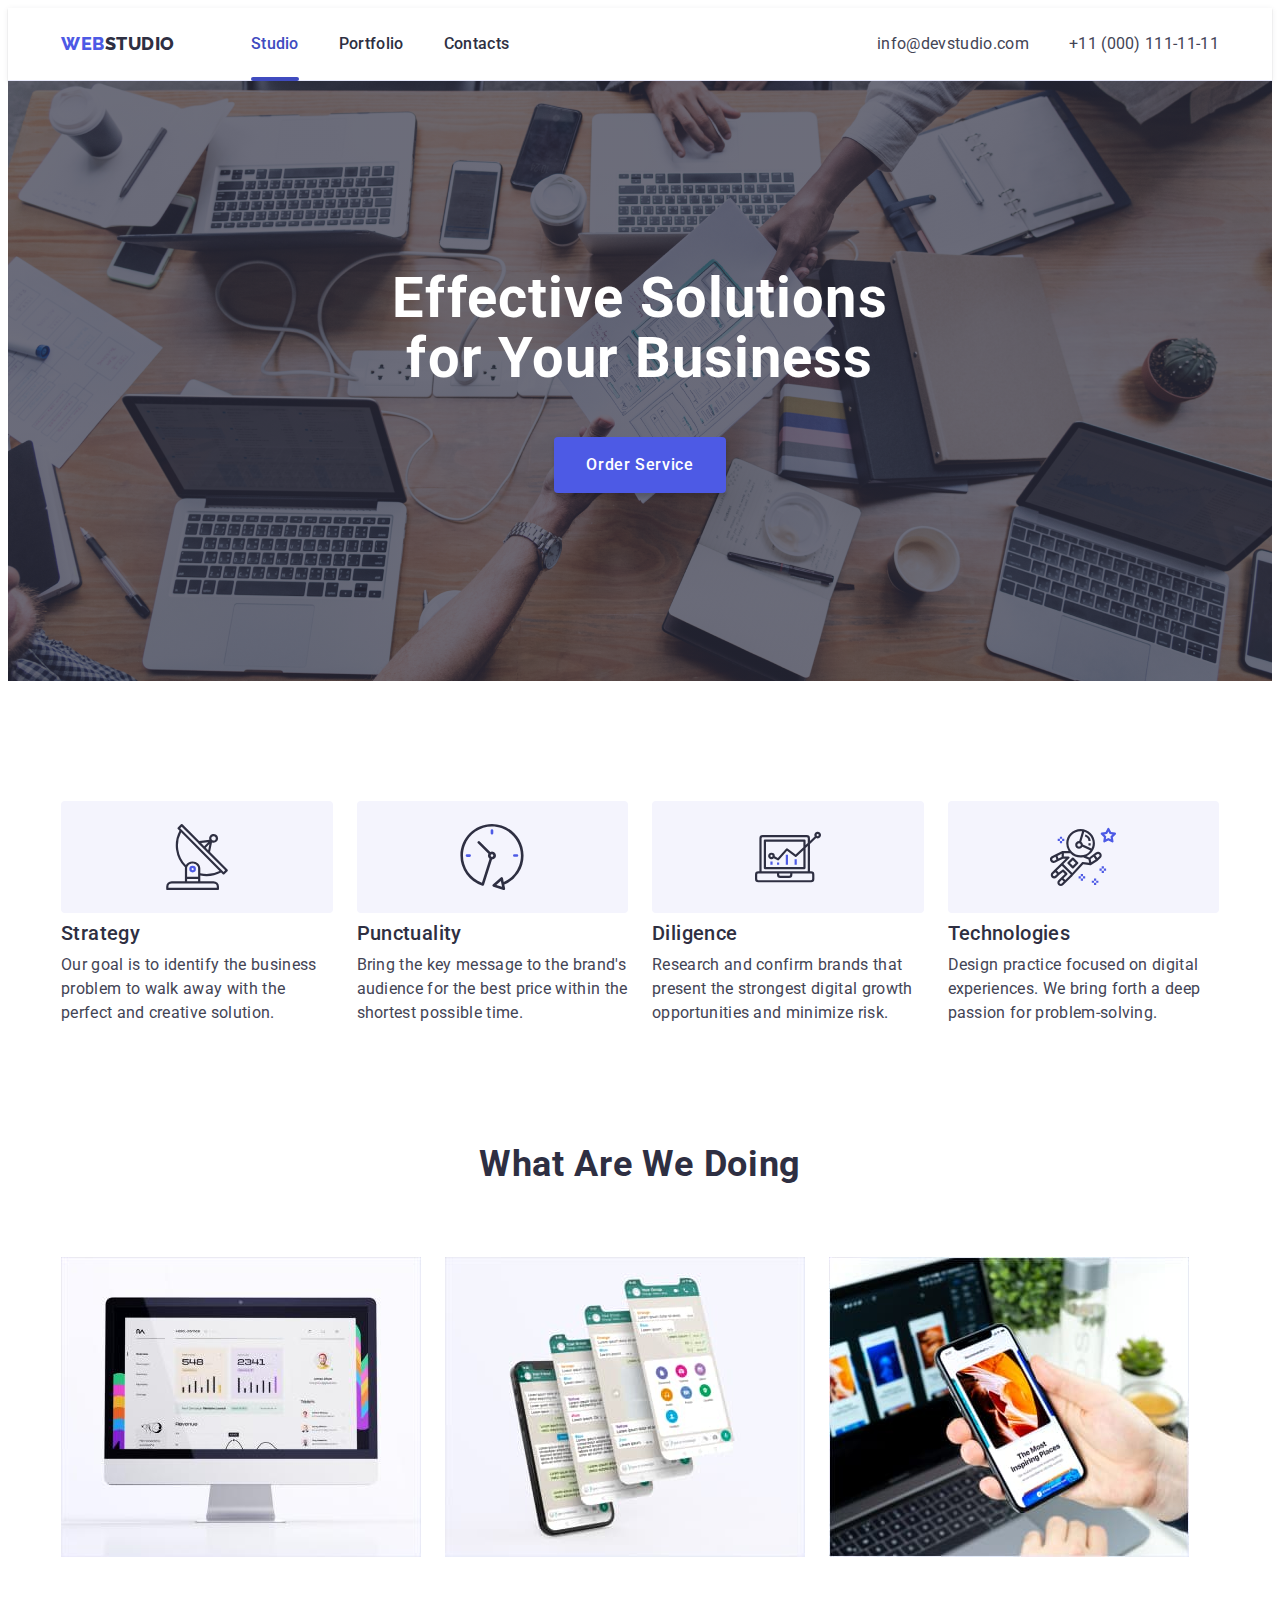
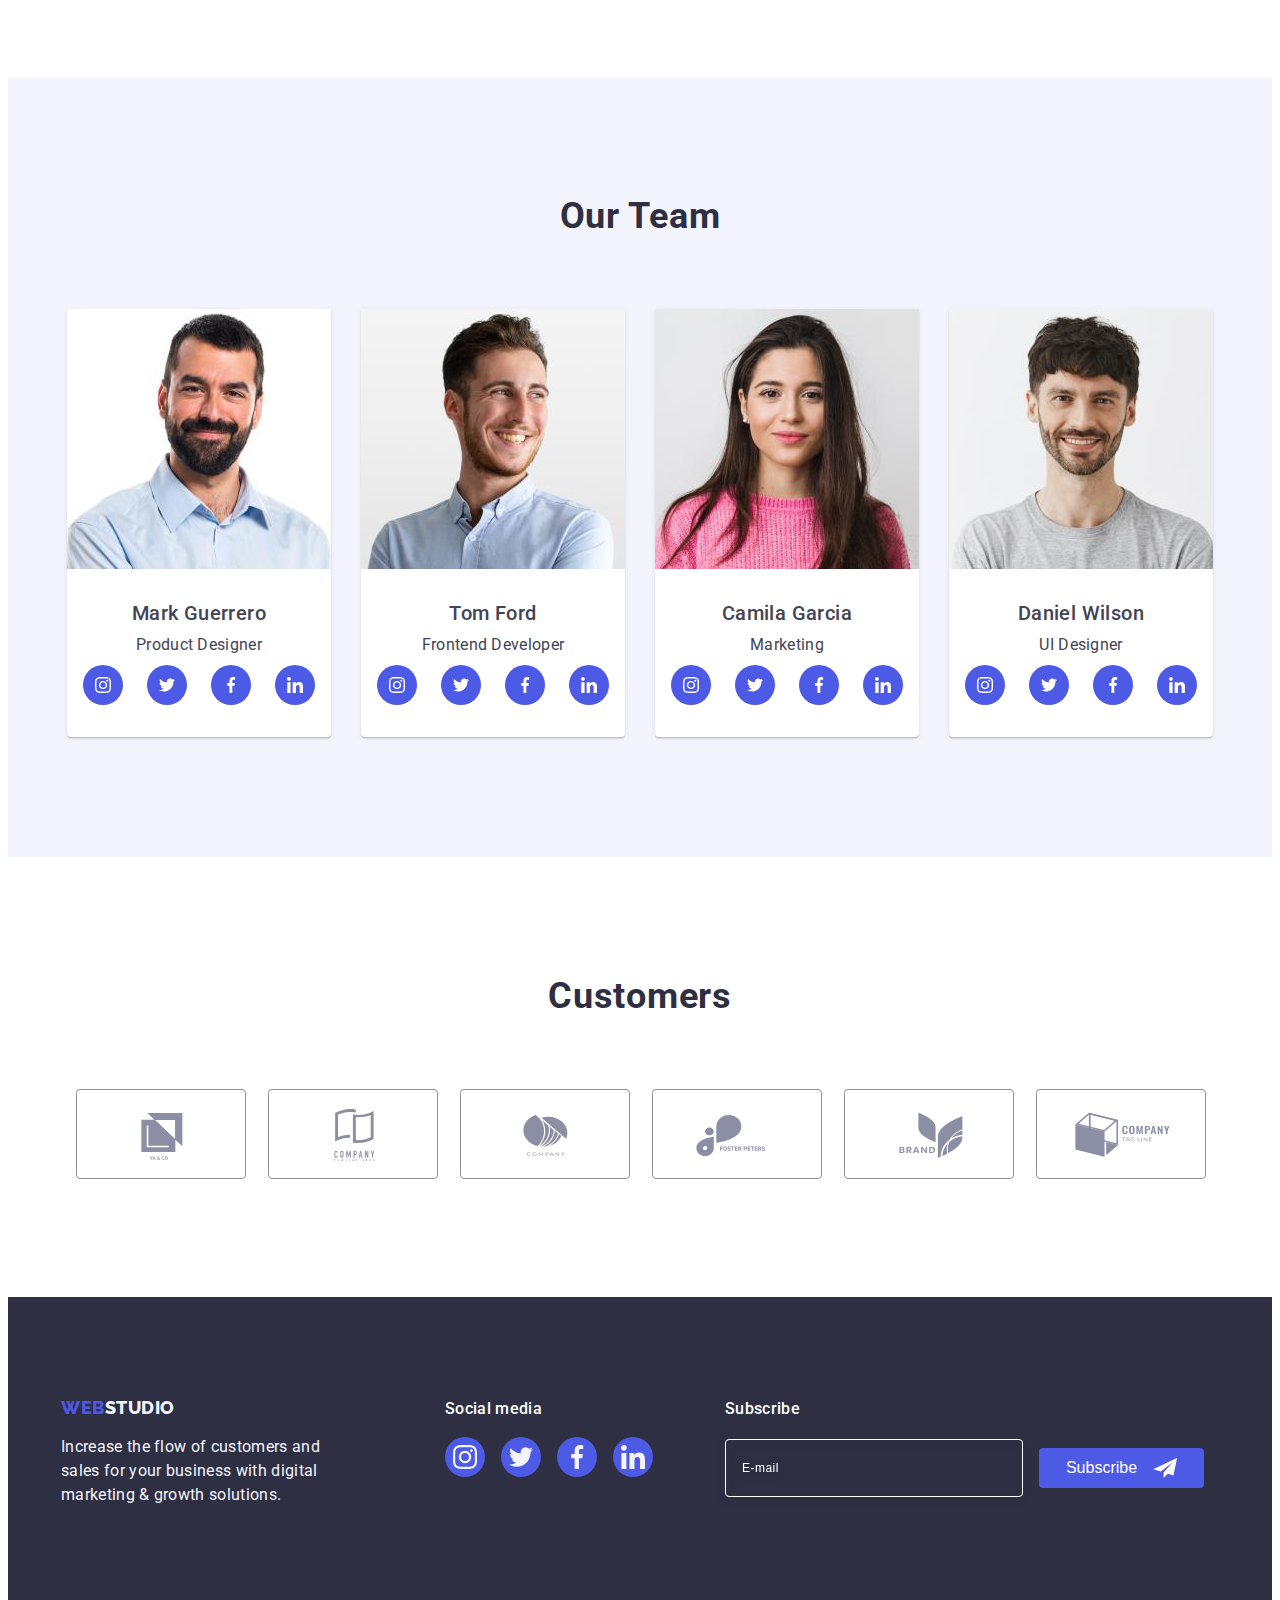
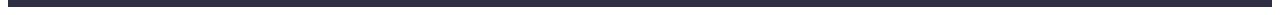
<file: index.html>
<!DOCTYPE html>
<html lang="en">

<head>
  <meta charset="UTF-8" />
  <meta http-equiv="X-UA-Compatible" content="IE=edge" />
  <meta name="viewport" content="width=device-width, initial-scale=1.0" />
  <title>Portfolio</title>
  <link rel="preconnect" href="https://fonts.googleapis.com" />
  <link rel="preconnect" href="https://fonts.gstatic.com" crossorigin />
  <link href="https://fonts.googleapis.com/css2?family=Raleway:wght@800&family=Roboto:wght@400;500;700&display=swap"
    rel="stylesheet" />
    <link rel="stylesheet" href="https://cdnjs.cloudflare.com/ajax/libs/modern-normalize/1.1.0/modern-normalize.min.css" integrity="sha512-wpPYUAdjBVSE4KJnH1VR1HeZfpl1ub8YT/NKx4PuQ5NmX2tKuGu6U/JRp5y+Y8XG2tV+wKQpNHVUX03MfMFn9Q==" crossorigin="anonymous" referrerpolicy="no-referrer">

  <link rel="stylesheet" href="./css/styles.css" />

  <link rel="stylesheet" 
    href="./css/tablet.css" 
    media="screen and (min-width: 768px)">

  <link rel="stylesheet"
    href="./css/desktop.css"
    media="screen and (min-width: 1200px)">
</head>

<body>
  <header class="header">
   <div class="container header-container">
     <nav class="header-nav">
      <a href="./index.html" class="logo link"> Web<span class="header-logo-item">Studio</span></a>
      
      <ul class="nav-list list">
        <li class="nav-list-item "><a class="link nav-item current-page" href="./index.html">Studio</a></li>
        <li class="nav-list-item"><a class="link nav-item " href="./portfolio.html">Portfolio</a></li>
        <li class="nav-list-item"><a class="link nav-item " href="">Contacts</a></li>

      </ul>
    </nav>
    <address class="header-address">
      <ul class="address-list list">
        <li><a class="address-list-item  link" href="mailto:info@devstudio.com">info@devstudio.com</a>
        </li>
        <li ><a class="address-list-item link" href="tel:+110001111111">+11 (000) 111-11-11</a></li>
      </ul>
    </address>
   
    <button
    class="menu-toggle js-open-menu"
    aria-expanded="false"
    aria-controls="mobile-menu"
  >
      <svg class="menu-icon" width="32" height="32">
        <use href="./images/icons.svg#icon-menu"></use>
      </svg>
    </button>

  </div>
  <div class="mob-menu js-menu-container" id="mobile-menu" >
    <div class="top-menu">
    <button class="menu-close-btn js-close-menu" ><svg class="close-menu-icon" width="8" height="8">
      <use href="./images/icons.svg#icon-close-btn"></use>
    </svg></button>
    <ul class="menu-list list">
      <li class="menu-list-item "> <a href="" class="link mob-nav-item current-page"> Studio</a></li>
      <li class="menu-list-item"><a href="" class="link mob-nav-item"> Portfolio</a></li>
      <li class="menu-list-item"><a href="" class="link mob-nav-item"> Contacts</a></li>
    </ul>
  </div>
    <div class="menu-address">
      <ul class="menu-address-list list">
        <li ><a class="menu-address-list-item link" href="tel:+110001111111">+11 (000) 111-11-11</a></li>
        <li><a class="menu-address-list-email  link" href="mailto:info@devstudio.com">info@devstudio.com</a>
        </li>
      </ul>
      <ul class="menu-soc-list list">
        <li class="menu-soc-item"> <a href="" class=menu-soc-link link">
          <svg class="menu-soc-icon" width="16" height="16">
         <use href="./images/icons.svg#icon-instagram-1"></use>
        </svg>
      </a></li>
      <li class="menu-soc-item">    <a href="" class="menu-soc-link link">
          <svg class="menu-soc-icon" width="16" height="16">
         <use href="./images/icons.svg#icon-twitter-1"></use>
        </svg>
      </a></li>
      <li class="menu-soc-item"> <a href="" class="menu-soc-link link">
          <svg class="menu-soc-icon" width="16" height="16">
         <use href="./images/icons.svg#icon-facebook-1"></use>
        </svg>
      </a></li>
        <li class="menu-soc-item">
          <a href="" class="menu-soc-link link">
          <svg class="menu-soc-icon" width="16" height="16">
         <use href="./images/icons.svg#icon-linkedin-1"></use>
        </svg>
      </a>
         </li>
      </ul>
    </div>
  </div>
  </header>
   <main>  
    <section class="main-first-section">
     <div class="container">
      <h1 class="top-section-head">Effective Solutions for Your Business</h1>
      <button class="main-btn" type="button" data-modal-open>Order Service</button>
    </div>
    </section>
    
    <section class="main-mid-section">
      <div class="container">
        <h2 class="visually-hidden" >OUR STRATEGY</h2>
      <ul class="list hero-list">
        <li class="main-list-item">
         <div class="icon">
          <svg class="strategy-icon"><use href="./images/icons.svg#icon-antenna-1"></use></svg>
         </div>
          <h3 class="list-hero">Strategy</h3>
          <p class="list-object">
            Our goal is to identify the business problem to walk away with the
            perfect and creative solution.
          </p>
        </li>

        <li class="main-list-item">
          <div class="icon">
            <svg class="strategy-icon"><use href="./images/icons.svg#icon-clock-1"></use></svg>
          </div>
          <h3 class="list-hero"  >Punctuality</h3>
          <p class="list-object">
            Bring the key message to the brand's audience for the best price
            within the shortest possible time.
          </p>
        </li>  

        <li class="main-list-item">
          <div class="icon">
            <svg class="strategy-icon"><use href="./images/icons.svg#icon-diagram-1"></use></svg>
          </div>
          <h3 class="list-hero" >Diligence</h3>
          <p class="list-object">
            Research and confirm brands that present the strongest digital
            growth opportunities and minimize risk.
          </p>
        </li>

        <li class="main-list-item">
          <div class="icon">
            <svg class="strategy-icon"><use href="./images/icons.svg#icon-astronaut-1"></use></svg>
          </div>
          <h3 class="list-hero">Technologies</h3>
          <p class="list-object">
            Design practice focused on digital experiences. We bring forth a
            deep passion for problem-solving.
          </p>
        </li>
      </ul></div>
      
    </section> 

     <section class="about-section">
      <div class="container about-container ">
      <h2 class="section-head about-head">What are we doing</h2>
      <ul class="list section-bot-list">
        <li><img src="./images/wawd-pic-1.jpg" alt="many" srcset="./images/wawd-pic-1-2x.jpg 2x" width="360" /></li>
        <li><img src="./images/wawd-pic-2.jpg" alt="any" srcset="./images/wawd-pic-2-2x.jpg 2x" width="360" /></li>
        <li><img src="./images/wawd-pic-3.jpg" alt="some" srcset="./images/wawd-pic-3-2x.jpg 2x" width="360" /></li>
      </ul>
      </div>
    </section>  
     <section class="team"> 
    <div class="container team-container">
      <h2 class="section-head bot-section-head">Our Team</h2>
      <ul class="main-bot-section list">
        <li class="section-list-item">
          <img
          src="./images/teamperson1.jpg" 
          alt="person1"
          srcset="./images/teamperson1-2x.jpg 2x" 
           width="264" />
          <h3 class="team-list-hero">Mark Guerrero</h3>
          <p class="team-list-object">Product Designer</p>
          <ul class="team-soc-list list">
            <li class="person-soc-item"><a href="" class="team-soc-link link">
              <svg class="person-soc-icon" width="16" height="16">
             <use href="./images/icons.svg#icon-instagram-1"></use>
            </svg>
          </a></li>
            <li class="person-soc-item"><a href="" class="team-soc-link link">
              <svg class="person-soc-icon" width="16" height="16">
             <use href="./images/icons.svg#icon-twitter-1"></use>
            </svg>
          </a></li>
            <li class="person-soc-item"><a href="" class="team-soc-link link">
              <svg class="person-soc-icon" width="16" height="16">
             <use href="./images/icons.svg#icon-facebook-1"></use>
            </svg>
          </a></li>
            <li class="person-soc-item">
              <a href="" class="team-soc-link link">
              <svg class="person-soc-icon" width="16" height="16">
             <use href="./images/icons.svg#icon-linkedin-1"></use>
            </svg>
          </a>
             </li>
          </ul>
        </li>
        <li class="section-list-item">
          <img src="./images/teamperson2.jpg" alt="person2"
          srcset="./images/teamperson2-2x.jpg 2x" width="264" />
          <h3 class="team-list-hero">Tom Ford</h3>
          <p class="team-list-object">Frontend Developer</p>
          <ul class="team-soc-list list">
            <li class="person-soc-item"><a href="" class="team-soc-link link">
              <svg class="person-soc-icon" width="16" height="16">
             <use href="./images/icons.svg#icon-instagram-1"></use>
            </svg>
          </a></li>
            <li class="person-soc-item"> <a href="" class="team-soc-link link">
              <svg class="person-soc-icon" width="16" height="16">
             <use href="./images/icons.svg#icon-twitter-1"></use>
            </svg>
          </a></li>
            <li class="person-soc-item"> <a href="" class="team-soc-link link">
              <svg class="person-soc-icon" width="16" height="16">
             <use href="./images/icons.svg#icon-facebook-1"></use>
            </svg>
          </a></li>
            <li class="person-soc-item">
              <a href="" class="team-soc-link link">
              <svg class="person-soc-icon" width="16" height="16">
             <use href="./images/icons.svg#icon-linkedin-1"></use>
            </svg>
          </a>
             </li>
          </ul>
          
        </li>
        <li class="section-list-item">
          <img src="./images/teamperson3.jpg" alt="person3"
          srcset="./images/teamperson3-2x.jpg 2x"
          width="264" />
          <h3 class="team-list-hero">Camila Garcia</h3>
          <p class="team-list-object">Marketing</p>
          <ul class="team-soc-list list">
            <li class="person-soc-item">     <a href="" class="team-soc-link link">
              <svg class="person-soc-icon" width="16" height="16">
             <use href="./images/icons.svg#icon-instagram-1"></use>
            </svg>
          </a></li>
            <li class="person-soc-item">     <a href="" class="team-soc-link link">
              <svg class="person-soc-icon" width="16" height="16">
             <use href="./images/icons.svg#icon-twitter-1"></use>
            </svg>
          </a></li>
            <li class="person-soc-item"> <a href="" class="team-soc-link link">
              <svg class="person-soc-icon" width="16" height="16">
             <use href="./images/icons.svg#icon-facebook-1"></use>
            </svg>
          </a></li>
            <li class="person-soc-item">
              <a href="" class="team-soc-link link">
              <svg class="person-soc-icon" width="16" height="16">
             <use href="./images/icons.svg#icon-linkedin-1"></use>
            </svg>
          </a>
             </li>
          </ul>
        </li>
        <li class="section-list-item">
          <img src="./images/teamperson4.jpg" alt="person4"
          srcset="./images/teamperson4-2x.jpg 2x"
           width="264" />
          <h3 class="team-list-hero">Daniel Wilson</h3>
          <p class="team-list-object">UI Designer</p>
          <ul class="team-soc-list list">
            <li class="person-soc-item">     <a href="" class="team-soc-link link">
              <svg class="person-soc-icon" width="16" height="16">
             <use href="./images/icons.svg#icon-instagram-1"></use>
            </svg>
          </a></li>
            <li class="person-soc-item">     <a href="" class="team-soc-link link">
              <svg class="person-soc-icon" width="16" height="16">
             <use href="./images/icons.svg#icon-twitter-1"></use>
            </svg>
          </a></li>
            <li class="person-soc-item"> <a href="" class="team-soc-link link">
              <svg class="person-soc-icon" width="16" height="16">
             <use href="./images/icons.svg#icon-facebook-1"></use>
            </svg>
          </a></li>
            <li class="person-soc-item">
              <a href="" class="team-soc-link link">
              <svg class="person-soc-icon" width="16" height="16">
             <use href="./images/icons.svg#icon-linkedin-1"></use>
            </svg>
          </a>
             </li>
          </ul>
        </li>
      </ul>
    </div>
    </section>  
     <section class="main-customer-section">
      <div class="customer-container container">
      <h2 class="customer-head">Customers</h2>
      <ul class="customers-list list">
        <li class="customers-list-item">
          <a class="customers-link" href="">
            <svg class="customer-icon"><use href="./images/icons.svg#icon-Logo-1"></use></svg>
          </a>
        </li>
        <li class="customers-list-item">
          <a class="customers-link link" href="">
            <svg class="customer-icon"><use href="./images/icons.svg#icon-Logo-2"></use></svg>
          </a>
        </li>
        <li class="customers-list-item">
          <a class="customers-link link" href="">
            <svg class="customer-icon"><use href="./images/icons.svg#icon-Logo-3"></use></svg>
          </a>
        </li>
        <li class="customers-list-item">
          <a class="customers-link link" href="">
            <svg class="customer-icon"><use href="./images/icons.svg#icon-Logo-4"></use></svg>
          </a>
        </li>
        <li class="customers-list-item">
          <a class="customers-link link" href="">
            <svg class="customer-icon"><use href="./images/icons.svg#icon-Logo-5"></use></svg>
          </a>
        </li>
        <li class="customers-list-item">
          <a href="" class="customers-link link" >
            <svg class="customer-icon">
              <use href="./images/icons.svg#icon-Logo-6"></use>
            </svg>
          </a>
        </li>
        
      </ul> 
    </div>
    </section>  
  </main> 

  <footer class="footer">
    <div class="footer-container container">
      <div class="footer-info-contact">
      <div class="footer-info">
    <a class="footer-logo link" href="./index.html">Web<span class="footer-logo-item">Studio</span> </a>
    <p class="footer-list-object">
      Increase the flow of customers and sales for your business with digital
      marketing & growth solutions.</p>

    </div>
    
    <div class="footer-soc">
      <p class="footer-head">Social media</p>
    <ul class="footer-soc-list list">
      <li class="footer-soc-item"> <a href="" class="footer-soc-link link">
        <svg class="footer-soc-icon" width="16" height="16">
       <use href="./images/icons.svg#icon-instagram-1"></use>
      </svg>
    </a></li>
    <li class="footer-soc-item">    <a href="" class="footer-soc-link link">
        <svg class="footer-soc-icon" width="16" height="16">
       <use href="./images/icons.svg#icon-twitter-1"></use>
      </svg>
    </a></li>
    <li class="footer-soc-item"> <a href="" class="footer-soc-link link">
        <svg class="footer-soc-icon" width="16" height="16">
       <use href="./images/icons.svg#icon-facebook-1"></use>
      </svg>
    </a></li>
      <li class="footer-soc-item">
        <a href="" class="footer-soc-link link">
        <svg class="footer-soc-icon" width="16" height="16">
       <use href="./images/icons.svg#icon-linkedin-1"></use>
      </svg>
    </a>
       </li>
    </ul>
  </div>
</div>
  <div class="form-container">
    <p class="footer-text-form">Subscribe</p>
  <form class="footer-form">
      <input type="email" name="e-mail" id="e-mail"  class="footer-input" placeholder="E-mail">
      <button type="submit" class="footer-contact-btn">Subscribe<span class="footer-btn-icon"><svg class="footer-send-icon" width="24" height="20">
        <use href="./images/icons.svg#icon-icon-send"></use>
      </svg></span></button>
  </form>
  </div>
    </div>
  </footer>
  <div class="backdrop is-hidden " data-modal>
    <!-- -->
    <div class="modal">
      <button data-modal-close type="button" class="modal-close-btn" ><svg class="modal-close-icon">
        <use href="./images/icons.svg#icon-close-black"></use>
      </svg></button>
      <p class="modal-title">Leave your contacts and we will call you back</p>
      <form  class="modal-form">
       
          <div class="modal-field">
            <label for="name" class="input-text">Name</label>
            <div class="modal-input-container">
       <input type="text" name="name" id="name"  class="modal-input" placeholder=""/>
       <svg class="modal-icon" width="18" height="18">
        <use href="./images/icons.svg#icon-person-1"></use>
       </svg>
    </div>
  </div>
      <div class="modal-field">
        <label class="input-text" for="phone">Phone</label>
      <div class="modal-input-container">
        <input type="tel" name="phone" id="phone" class="modal-input" placeholder=""/>
        <svg class="modal-icon" width="18" height="24">
          <use href="./images/icons.svg#icon-phone-1"></use>
        </svg>
      </div>
    </div>
    <div class="modal-field"><label for="email" class="input-text">Email</label>
        <div class="modal-input-container"> 
          <input type="email" name="email" id="email" class="modal-input" placeholder=""/>
          <svg class="modal-icon" width="18" height="24">
            <use href="./images/icons.svg#icon-email-1"></use>
          </svg>
        </div>
        </div>
          <div class="modal-field"> <label for="user-text" class="input-text">Comment</label>
            <div class="modal-input-container"> 
           <textarea name="user-text" id="user-text" class="modal-textarea" placeholder="Text input"></textarea>
           </div>
        </div>
        <div class="modal-field ">
          <input
          class="input-check visually-hidden" 
          type="checkbox" 
          id="privacy"
          name="privacy"
          value="true"/>
        <label for="privacy" class="check-text"><span>
          <svg class="check-icon" width="10" height="8"> 
          <use href="./images/icons.svg#icon-true-icon"></use>
        </svg></span> I accept the terms and conditions of the 
        <a href="" class="privacy-link"> Privacy Policy</a> </label>
    </div>
    
     <button type="submit" class="modal-form-btn">Send</button>
      </form>
    </div>
  </div>
  <script src="./js/modal.js" type="module"></script>
  <script defer src="js/mobile-menu.js"></script>
</body>

</html>
</file>
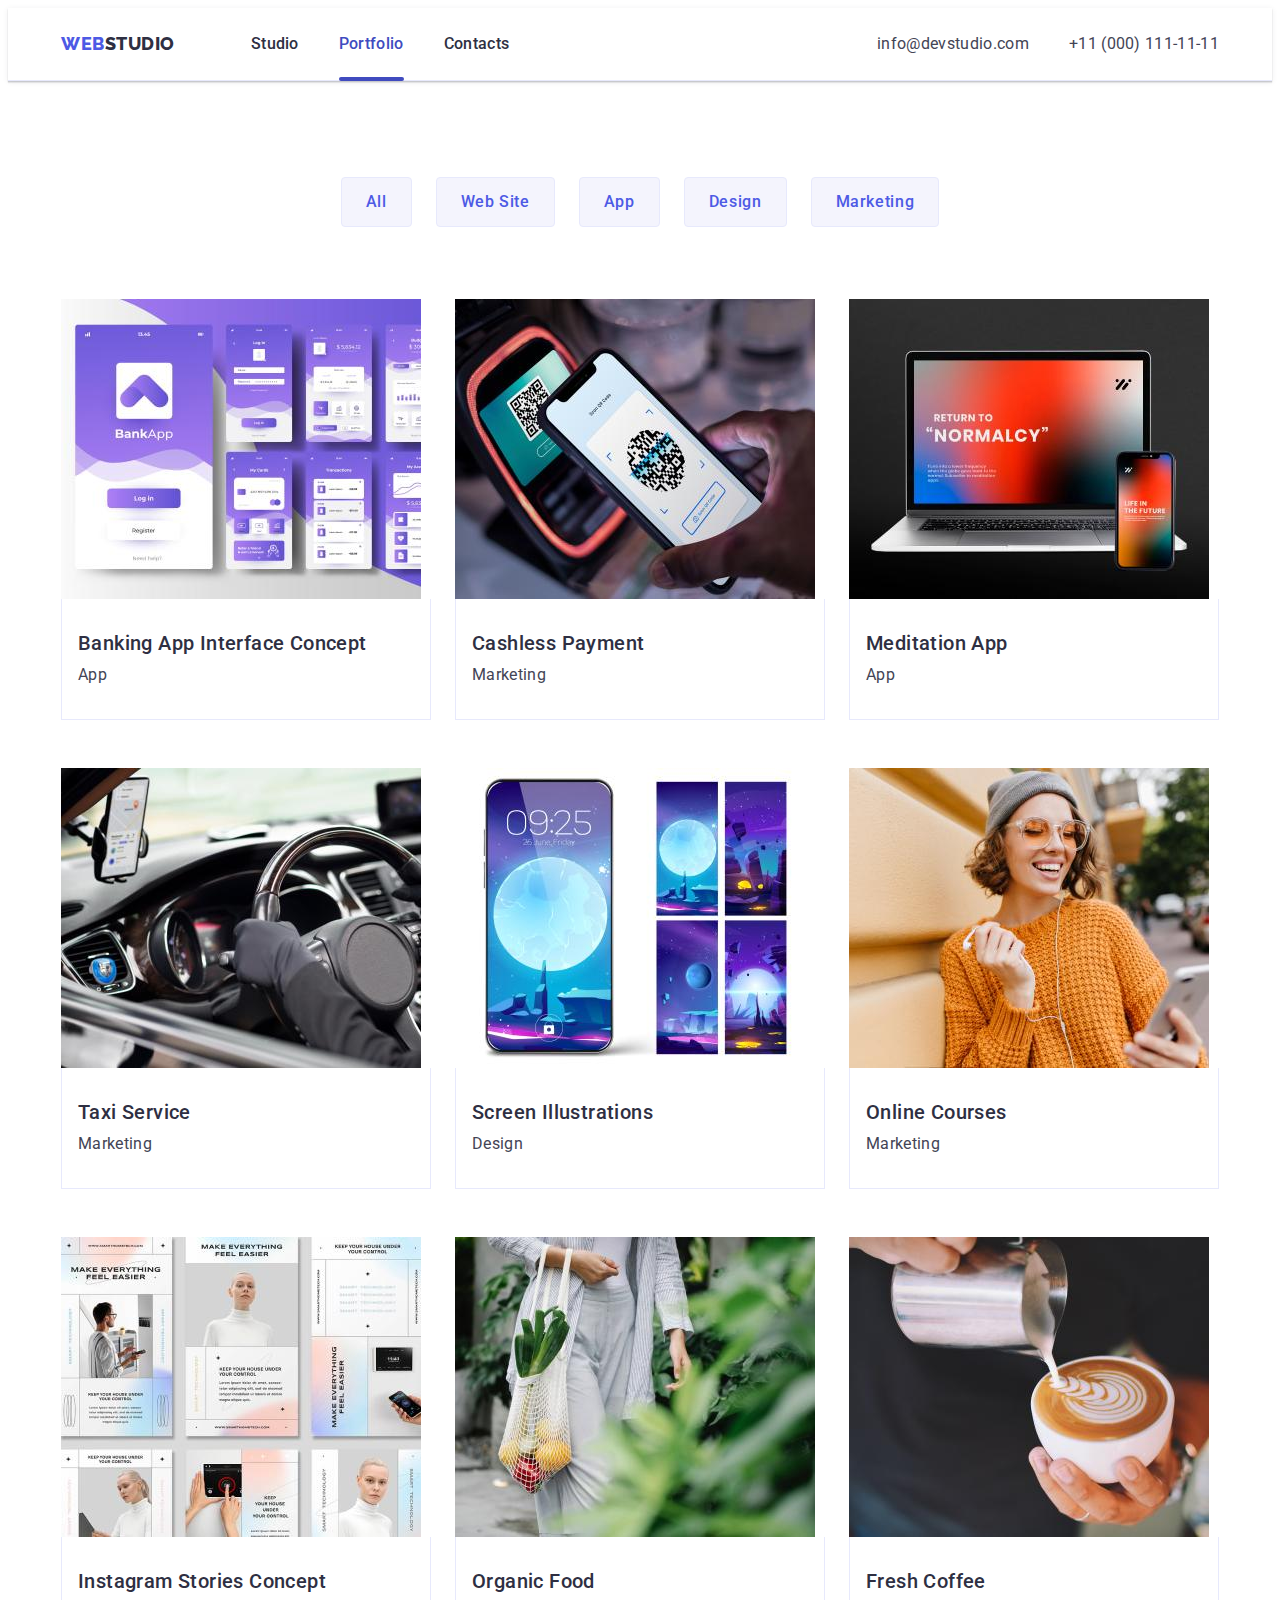
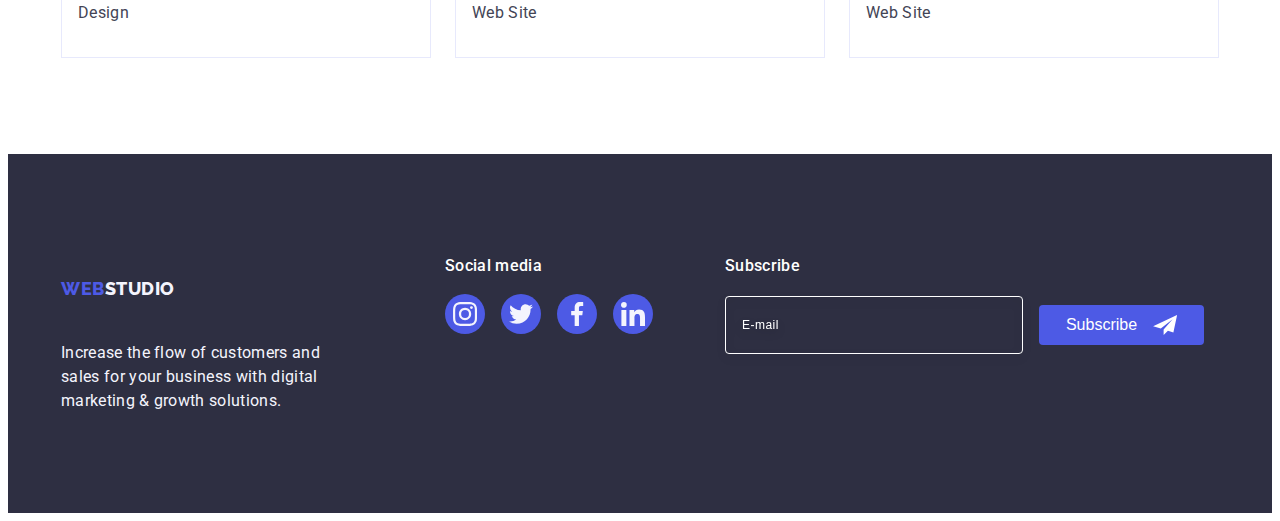
<file: portfolio.html>
<!DOCTYPE html>
<html lang="en">
  <head>
    <meta charset="UTF-8" />
    <meta http-equiv="X-UA-Compatible" content="IE=edge" />
    <meta name="viewport" content="width=device-width, initial-scale=1.0" />
    <title>Portfolio</title>
    <link rel="preconnect" href="https://fonts.googleapis.com" />
    <link rel="preconnect" href="https://fonts.gstatic.com" crossorigin />
    <link
      href="https://fonts.googleapis.com/css2?family=Raleway:wght@800&family=Roboto:wght@400;500;700&display=swap"
      rel="stylesheet"/>
      <link rel="stylesheet" href="https://cdnjs.cloudflare.com/ajax/libs/modern-normalize/1.1.0/modern-normalize.min.css" integrity="sha512-wpPYUAdjBVSE4KJnH1VR1HeZfpl1ub8YT/NKx4PuQ5NmX2tKuGu6U/JRp5y+Y8XG2tV+wKQpNHVUX03MfMFn9Q==" crossorigin="anonymous" referrerpolicy="no-referrer">
  
      <link rel="stylesheet" href="./css/styles.css" />

      <link rel="stylesheet" 
        href="./css/tablet.css" 
        media="screen and (min-width: 768px)">
    
      <link rel="stylesheet"
        href="./css/desktop.css"
        media="screen and (min-width: 1200px)">
  </head>
  <body>
    <header class="header">
      <div class="container header-container">
        <nav class="header-nav">
         <a href="./index.html" class="logo link"> Web<span class="header-logo-item">Studio</span></a>
         
         <ul class="nav-list list">
           <li class="nav-list-item "><a class="link nav-item " href="./index.html">Studio</a></li>
           <li class="nav-list-item"><a class="link nav-item current-page " href="./portfolio.html">Portfolio</a></li>
           <li class="nav-list-item"><a class="link nav-item " href="">Contacts</a></li>
   
         </ul>
       </nav>
       <address class="header-address">
         <ul class="address-list list">
           <li><a class="address-list-item  link" href="mailto:info@devstudio.com">info@devstudio.com</a>
           </li>
           <li ><a class="address-list-item link" href="tel:+110001111111">+11 (000) 111-11-11</a></li>
         </ul>
       </address>
      
       <button
       class="menu-toggle js-open-menu"
       aria-expanded="false"
       aria-controls="mobile-menu"
     >
         <svg class="menu-icon" width="32" height="32">
           <use href="./images/icons.svg#icon-menu"></use>
         </svg>
       </button>
   
     </div>
     <div class="mob-menu js-menu-container" id="mobile-menu" >
       <div class="top-menu">
       <button class="menu-close-btn js-close-menu" ><svg class="close-menu-icon" width="8" height="8">
         <use href="./images/icons.svg#icon-close-btn"></use>
       </svg></button>
       <ul class="menu-list list">
         <li class="menu-list-item "> <a href="" class="link mob-nav-item current-page"> Studio</a></li>
         <li class="menu-list-item"><a href="" class="link mob-nav-item"> Portfolio</a></li>
         <li class="menu-list-item"><a href="" class="link mob-nav-item"> Contacts</a></li>
       </ul>
     </div>
       <div class="menu-address">
         <ul class="menu-address-list list">
           <li ><a class="menu-address-list-item link" href="tel:+110001111111">+11 (000) 111-11-11</a></li>
           <li><a class="menu-address-list-email  link" href="mailto:info@devstudio.com">info@devstudio.com</a>
           </li>
         </ul>
         <ul class="menu-soc-list list">
           <li class="menu-soc-item"> <a href="" class=menu-soc-link link">
             <svg class="menu-soc-icon" width="16" height="16">
            <use href="./images/icons.svg#icon-instagram-1"></use>
           </svg>
         </a></li>
         <li class="menu-soc-item">    <a href="" class="menu-soc-link link">
             <svg class="menu-soc-icon" width="16" height="16">
            <use href="./images/icons.svg#icon-twitter-1"></use>
           </svg>
         </a></li>
         <li class="menu-soc-item"> <a href="" class="menu-soc-link link">
             <svg class="menu-soc-icon" width="16" height="16">
            <use href="./images/icons.svg#icon-facebook-1"></use>
           </svg>
         </a></li>
           <li class="menu-soc-item">
             <a href="" class="menu-soc-link link">
             <svg class="menu-soc-icon" width="16" height="16">
            <use href="./images/icons.svg#icon-linkedin-1"></use>
           </svg>
         </a>
            </li>
         </ul>
       </div>
     </div>
     </header>
    <main>

     <section class="filter">
      <div class="container">
      <h1 class="visually-hidden"> Our Portfolio</h1> 
        <ul class="filter-list list">
          <li class="filter-list-item "><button type="button" class="list-button">All</button></li>
          <li class="filter-list-item "><button type="button" class="list-button">Web Site</button></li>
          <li class="filter-list-item "><button type="button" class="list-button">App</button></li>
          <li class="filter-list-item "><button type="button" class="list-button">Design</button></li>
          <li class="filter-list-item "><button type="button" class="list-button">Marketing</button></li>
        </ul>
    
        <ul class="result-list list">
          <li class="result-list-item">
            <a href="#" class="result-link link">
              <div class="cover-card">
            <img
              src="./images/img1.jpg"
              alt="Banking App Interface Concept"
              width="360" height="300"/>
              <p class="card-cover-text">14 Stylish and User-Friendly App Design Concepts · Task Manager App · Calorie Tracker App · Exotic Fruit Ecommerce App · Cloud Storage App</p>
            </div>
              <div class="portfolio-card">
            <h2 class="result-item-head">Banking App Interface Concept</h2>
            <p class="result-list-object">App</p></div>
          </a>
          </li>
          <li class="result-list-item">
            <a href="./index.html" class="result-link link">
              <div class="cover-card">
              <img src="./images/img2.jpg" alt="Cashless Payment" width="360" />
              <p class="card-cover-text">14 Stylish and User-Friendly App Design Concepts · Task Manager App · Calorie Tracker App · Exotic Fruit Ecommerce App · Cloud Storage App</p>
              </div>
              <div class="portfolio-card">
            <h2 class="result-item-head">Cashless Payment</h2>
            <p class="result-list-object">Marketing</p>
            </div>
          </a>
          </li>
          <li class="result-list-item">
           <a href="" class="result-link link"> <div class="cover-card">
            <img src="./images/img3.jpg" alt="Cashless Payment" width="360" />
            <p class="card-cover-text">14 Stylish and User-Friendly App Design Concepts · Task Manager App · Calorie Tracker App · Exotic Fruit Ecommerce App · Cloud Storage App</p>
            </div>
            <div class="portfolio-card">
            <h2 class="result-item-head">Meditation App</h2>
            <p class="result-list-object">App</p>
            </div></a> 
          </li>
          <li class="result-list-item">
           <a href="" class="result-link link">
            <div class="cover-card">
              <img src="./images/img4.jpg" alt="Cashless Payment" width="360" />
              <p class="card-cover-text">14 Stylish and User-Friendly App Design 
                 · Task Manager App · Calorie Tracker App 
                · Exotic Fruit Ecommerce App · Cloud Storage App</p>
              </div>
           
           <div class="portfolio-card"> <h2 class="result-item-head">Taxi Service</h2>
            <p class="result-list-object">Marketing</p></div>
          </a> 
          </li>
          <li class="result-list-item">
           <a href=""class="result-link link">  <div class="cover-card">
            <img src="./images/img5.jpg" alt="Cashless Payment" width="360" />
            <p class="card-cover-text">14 Stylish and User-Friendly App Design 
              · Task Manager App · Calorie Tracker App 
             · Exotic Fruit Ecommerce App · Cloud Storage App</p>
            </div> <div class="portfolio-card">
            <h2 class="result-item-head">Screen Illustrations</h2>
            <p class="result-list-object">Design</p></div></a>
          </li>
          <li class="result-list-item">
            <a href="" class="result-link link">
              <div class="cover-card">
                <img src="./images/img6.jpg" alt="Cashless Payment" width="360" />
                <p class="card-cover-text">14 Stylish and User-Friendly App Design 
                · Task Manager App · Calorie Tracker App 
               · Exotic Fruit Ecommerce App · Cloud Storage App</p>
                </div>
              <div class="portfolio-card">
              <h2 class="result-item-head">Online Courses</h2>
              <p class="result-list-object">Marketing</p></div>
            </a>
          </li>
          <li class="result-list-item">
           <a href="" class="result-link link"> <div class="cover-card">
            <img src="./images/img7.jpg" alt="Cashless Payment" width="360" />
            <p class="card-cover-text">14 Stylish and User-Friendly App Design 
              · Task Manager App · Calorie Tracker App 
             · Exotic Fruit Ecommerce App · Cloud Storage App</p>
            </div> <div class="portfolio-card">
            <h2 class="result-item-head">Instagram Stories Concept</h2>
            <p class="result-list-object">Design</p>
            </div>
          </a> 
          </li>
          <li class="result-list-item">
           <a href="" class="result-link link"> <div class="cover-card">
            <img src="./images/img8.jpg" alt="Cashless Payment" width="360" />
            <p class="card-cover-text">14 Stylish and User-Friendly App Design 
              · Task Manager App · Calorie Tracker App 
             · Exotic Fruit Ecommerce App · Cloud Storage App</p>
            </div> <div class="portfolio-card">
            <h2 class="result-item-head">Organic Food</h2>
            <p class="result-list-object">Web Site</p>
            </div>
          </a> 
          </li>
          <li class="result-list-item">
           <a href="" class="result-link link">
            <div class="cover-card">
              <img src="./images/img9.jpg" alt="Cashless Payment" width="360" />
              <p class="card-cover-text">14 Stylish and User-Friendly App Design 
                · Task Manager App · Calorie Tracker App 
               · Exotic Fruit Ecommerce App · Cloud Storage App</p>
              </div> <div class="portfolio-card">
           <h2 class="result-item-head">Fresh Coffee</h2>
            <p class="result-list-object">Web Site</p>
            </div>
          </a> 
          </li>
        </ul>
      </div>
      </section>
    </main>
    <footer class="footer">
      <div class="footer-container container">
        <div class="footer-info-contact">
        <div class="footer-info">
      <a class="logo link" href="./index.html">Web<span class="footer-logo-item">Studio</span> </a>
      <p class="footer-list-object">
        Increase the flow of customers and sales for your business with digital
        marketing & growth solutions.</p>
  
      </div>
      
      <div class="footer-soc">
        <p class="footer-head">Social media</p>
      <ul class="footer-soc-list list">
        <li class="footer-soc-item"> <a href="" class="footer-soc-link link">
          <svg class="footer-soc-icon" width="16" height="16">
         <use href="./images/icons.svg#icon-instagram-1"></use>
        </svg>
      </a></li>
      <li class="footer-soc-item">    <a href="" class="footer-soc-link link">
          <svg class="footer-soc-icon" width="16" height="16">
         <use href="./images/icons.svg#icon-twitter-1"></use>
        </svg>
      </a></li>
      <li class="footer-soc-item"> <a href="" class="footer-soc-link link">
          <svg class="footer-soc-icon" width="16" height="16">
         <use href="./images/icons.svg#icon-facebook-1"></use>
        </svg>
      </a></li>
        <li class="footer-soc-item">
          <a href="" class="footer-soc-link link">
          <svg class="footer-soc-icon" width="16" height="16">
         <use href="./images/icons.svg#icon-linkedin-1"></use>
        </svg>
      </a>
         </li>
      </ul>
    </div>
  </div>
    <div class="form-container">
      <p class="footer-text-form">Subscribe</p>
    <form class="footer-form">
        <input type="email" name="e-mail" id="e-mail"  class="footer-input" placeholder="E-mail">
        <button type="submit" class="footer-contact-btn">Subscribe<span class="footer-btn-icon"><svg class="footer-send-icon" width="24" height="20">
          <use href="./images/icons.svg#icon-icon-send"></use>
        </svg></span></button>
    </form>
    </div>
      </div>
    </footer>
  </body>
</html>
</file>
<file: css/styles.css>
:root {
  --header-background-color: rgb(255, 255, 255);
  --logo-color: #4D5AE5;
  --background-btn-color:#F4F4FD;
  --nav-color:#2e2f42; 
  --link-color: #434455;
  --transition-duration: 250ms cubic-bezier(0.4, 0, 0.2, 1);
}
body {
  font-family: 'Roboto', sans-serif;
  color: #434455;
  background-color: #FFFFFF;
  
}

h1,h2,h3,h4,h5,h6,p
{
  margin: 0;
  padding: 0;
}
img{
  display: block;
  max-width: 100%;
  height: auto;
}
h1,h2,h3,h4,h5,h6,p
{
margin: 0;
}
ul{
  margin: 0;
  padding: 0;
}
.no-scroll
{
  overflow: hidden;
}
/* -------------------------------------HEADER---------------------------------------- */
.header {
  background-color: var(--header-background-color);
  border-bottom: 1px solid #E7E9FC;
  box-shadow: 0px 2px 1px rgba(46, 47, 66, 0.08), 0px 1px 1px rgba(46, 47, 66, 0.16), 
  0px 1px 6px rgba(46, 47, 66, 0.08);
}
.header-container
{
  display:flex;
  align-items: center;
  justify-content: space-between;
}
.header-nav
{ 
  align-items: center;
  display:flex;
  margin-right: auto;
}
.nav-list
{
  display: none;
}
.menu-toggle
{
  border:none;
  background-color: transparent;
  cursor: pointer;
}
.mob-menu
{ 
  position: fixed;
  top: 0;
  left: 0;
  width: 100vw;
  z-index: 2;
  height: 100vh;
  background-color: #FFFFFF;
  padding: 24px;
  display: flex;
  flex-direction: column;
  justify-content: space-between;
   transform: translateX(100%);
  transition: transform 250ms ease-in-out;
}
@media screen and (max-width: 427px) {
  .mob-menu
  {
    height: 100vh;
    width: 100vw;
  }
}

.mob-nav-item
{
  font-weight: 700;
  font-size: 36px;
  line-height: 1.11;
  letter-spacing: 0.02em;
  text-transform: capitalize;
  color: #2E2F42;
}
.mob-menu.is-open {
  transform: translateX(0);
}
.menu-close-btn
{ 
  cursor: pointer;
  margin-left: auto;
  display: block;
  margin-bottom: 32px;
  background-color:transparent;
  border-radius: 50%;
  border: #E7E9FC;
}
.menu-list
{
  display: flex;
  flex-direction: column;
  gap: 40px;
}

.menu-address
{
  display: flex;
  flex-direction: column;
  gap: 48px;
}
.menu-address-list
{
  display: flex;
  flex-direction: column;
  gap: 40px;
}
.menu-address-list-item
{
  color: #4D5AE5;
  font-weight: 700;
  font-size: 36px;
  line-height: 1.11;
  letter-spacing: 0.02em;
  text-transform: capitalize;
}
.menu-address-list-email
{
  color: #2E2F42;
  font-weight: 500;
  font-size: 20px;
  line-height: 1.2;
  letter-spacing: 0.02em;
}
.menu-soc-list
{
  display: flex;
  justify-content: flex-start;
  align-items: center;
  gap: 56px;
}
@media screen and (max-width: 427px) {
  .menu-soc-list{
    gap: 20px;
  }
}
.menu-soc-item
{
  width: 40px;
  height: 40px;
}
.menu-soc-link
{
  width: 100%;
  height: 100%;
  border-radius: 50%;
  background: #4D5AE5;
  display: flex;
  align-items: center;
  justify-content: center;
  transition: background-color var(--transition-duration);
}
.menu-soc-icon
{
  width: 24px;
  height:24px;
 fill:  #F4F4FD;
}



.menu-icon
{
  background-color: transparent;
  stroke: #2E2F42;
}
.address-list
{
  display:flex;
}

.container 
{
  margin: 0 auto;
  width: 100%;
  padding-left: 15px;
  padding-right: 15px;
  /* outline: 2px solid tomato; */
}
.top-btn
{
  
  display: flex;
}

.address-list-item {
  font-weight: 400;
  font-size: 12px;
  line-height: 1.17;
  letter-spacing: 0.04em;
  color: #434455;
  transition: color var(--transition-duration);
}
.address-list-item:is(:hover, :focus)
{
  color:#404BBF
}
.link {
  text-decoration: none;
}

.list {
  list-style: none;
}
.team
{
  background-color: var(--background-btn-color);
}

.header-address
{ 
  display: none;
}

/* ----------------------------------------MAIN--------------------------------------------- */

.filter
{
  padding: 96px 0;
  justify-content: center;
}
.visually-hidden
{
  position: absolute;
  width: 1px;
  height: 1px;
  margin: -1px;
  border: 0;
  padding: 0;
  
  white-space: nowrap;
  clip-path: inset(100%);
  clip: rect(0 0 0 0);
  overflow: hidden;
}
.filter-list
{
  display: flex;
    justify-content: center;
    margin-bottom: 72px;
    gap: 24px;

}
.hero-list
{
  display: flex;
  gap: 72px;
  font-family: 'Roboto';
  font-style: normal;
  flex-wrap: wrap;
}

.main-mid-section
{
  padding: 96px 0;
}
.main-list-item
{ 
  display: flex;
  justify-content: center;
  flex-direction: column;
  align-items: center;
  width: 100%;
}
.result-list
{
  display: flex;
  flex-wrap: wrap;
  gap:48px 24px;
  
}
.result-list-item
{
  width: calc((100% - 48px) / 3);
}

.result-link:is(:hover, :focus )
{
  box-shadow: 0px 1px 6px rgba(46, 47, 66, 0.08), 0px 1px 1px rgba(46, 47, 66, 0.16), 0px 2px 1px rgba(46, 47, 66, 0.08);
}
.result-link:is(:hover, :focus) .card-cover-text
{
  transform: translatey(0);
}


.result-link
{
  display: block;
  transition: box-shadow var(--transition-duration);
}

.portfolio-card     
{
    padding-top: 32px;
    padding-bottom: 32px;
    padding-left: 16px;
    border: 1px solid #E7E9FC;
    border-top: none;
}



.cover-card
{
  position: relative;
  overflow: hidden;
}

.card-cover-text
{
  width: 100%;
  top: 0;
  position: absolute;
  line-height: 1.5;
  letter-spacing: 0.02em;
  color: #F4F4FD;
  background: #4D5AE5;
  padding: 40px 32px;
  height: 100%;
  transform: translatey(100%);
  transition: transform var(--transition-duration);
  
}




.team-soc-list {
display: flex;
gap: 24px;
justify-content: center;
}

.person-soc-item {
  width: 40px;
  height: 40px;
}

.icon
{
  display: none;
}
.strategy-icon
{
  
  width: 66px;
  height: 66px;
}


.team-soc-link {
width: 100%;
height: 100%;
border-radius: 50%;
background: #4D5AE5;
display: flex;
align-items: center;
justify-content: center;
transition: background-color var(--transition-duration);
}
.person-soc-icon
{
fill: #FFFFFF;
}

.team-soc-link:is(:hover, :focus)
{
  background: #404BBF;
}





.list-button {
  font-family: 'Roboto', sans-serif;
  font-weight: 500;
  font-size: 16px;
  line-height: 1.5;
  letter-spacing: 0.04em;
  cursor: pointer;
  color: var(--logo-color);
  background-color: var(--background-btn-color);
  border: 1px solid #E7E9FC;
  padding: 12px 24px;
  border-radius: 4px;
  transition: box-shadow var(--transition-duration), color var(--transition-duration), background-color var(--transition-duration),border-color var(--transition-duration),;
  
}

.list-button:is(:hover, :focus)
{
  color: #FFFFFF;
  background-color:  #404BBF;
  box-shadow: 0px 3px 1px rgba(0, 0, 0, 0.1), 0px 2px 1px rgba(0, 0, 0, 0.08), 0px 2px 2px rgba(0, 0, 0, 0.12);
  border-color: transparent;
  
}

.nav-item {
  padding: 24px 0;
  display: block;
  font-weight: 500;
  font-size: 16px;
  line-height: 1.5;
  letter-spacing: 0.02em;
  color: var(--nav-color);
  transition: color var(--transition-duration);

}
.nav-item:is(:hover, :focus)
{
  color:#404BBF;
} 
.current-page
{
  color: #404BBF;
  position: relative;
}
.current-page::after
{
  content: '';
  width: 100%;
  background: #404BBF;
  border-radius: 2px;
  position: absolute;
  left: 0;
  bottom: -1px;
}

.result-list-object
{
font-size: 16px;
line-height: 1.5;
letter-spacing: 0.02em;
color: #434455;
}
.result-item-head
{
  font-family: 'Roboto';
  font-style: normal;
  font-weight: 500;
  font-size: 20px;
  line-height: 1.2;
  margin-bottom: 8px;
  letter-spacing: 0.02em;
  color: #2E2F42;
}




.list-object {  
  font-weight: 500;
  max-width: 396px;
  font-size: 16px;
  line-height: 1.5;
  letter-spacing: 0.02em;
  color: var(--link-color);
}

.main-first-section {
  max-width: 1440px;
  margin: 0 auto;
  padding:  112px 0;
  background-image: linear-gradient( rgba(46, 47, 66, 0.7),  rgba(46, 47, 66, 0.7)), url(../images/bg-720px.jpg);
 background-repeat: no-repeat;
 background-size: cover;
 background-position: center;
  }
  @media screen and (max-width: 480px) {
    .main-first-section {
      max-width: 1440px;
      margin: 0 auto;
      padding:  112px 0;
      background-image: linear-gradient( rgba(46, 47, 66, 0.7),  rgba(46, 47, 66, 0.7)), url(../images/Dark-bg.jpg);
     background-repeat: no-repeat;
     background-size: cover;
     background-position: center;
      }
      @media (min-device-pixel-ratio: 2),
      (min-resolution: 192dpi),
      (mir-resolution: 2dppx){
        .main-first-section
        {
          background-image:  linear-gradient( rgba(46, 47, 66, 0.7),  rgba(46, 47, 66, 0.7)), url(../images/mobile-bg-img-2x.jpg);
        }
      }
  }
  @media (min-device-pixel-ratio: 2),
  (min-resolution: 192dpi),
  (mir-resolution: 2dppx){
    .main-first-section
    {
      background-image:  linear-gradient( rgba(46, 47, 66, 0.7),  rgba(46, 47, 66, 0.7)), url(../images/tablet-bg-img-2x.jpg);
    }
  }
.team
{
  padding: 96px 0;
}


.top-section-head {
  margin: 0 auto;
  margin-bottom: 72px;
  text-align: center;
  width: 320px;
  height: 80px;
  font-weight: 700;
  font-size: 36px;
  line-height: 1.11;
  letter-spacing: 0.02em;
  color: #FFFFFF;
}
@media screen  and (max-width: 480px){
  .top-section-head
  {
   max-width: 100%;
  }
}
.list-hero
{     
  margin-bottom: 8px;
  font-weight: 700;
  font-size: 36px;
  line-height: 1.11;
  letter-spacing: 0.02em;
  color: var(--nav-color);
}

.main-btn {
  font-style: normal;
  padding: 16px 32px;
  margin: 0 auto;
  font-family: inherit;
  background: #4D5AE5;
  border-radius: 4px;
  font-weight: 500;
  font-size: 16px;
  min-width: 169px;
  line-height: 1.5;
  letter-spacing: 0.04em;
  color: #FFFFFF;
  cursor: pointer;
  align-items: center;
  border: none;
  justify-content: center;
  display: flex;
  box-shadow: 0px 4px 4px rgba(0, 0, 0, 0.15);
  transition: background-color var(--transition-duration);
}
.main-btn:is(:hover, :focus)
{
  background-color: #404BBF;

}

.section-head 
{
 font-weight: 700;
font-size: 36px;
line-height: 1.11;
text-align: center;
letter-spacing:0.02em;
text-transform: capitalize;
color: #2E2F42;
}

.team-list-hero
{
  font-family: 'Roboto';
  font-style: normal;
  font-weight: 500;
  font-size: 20px;
  line-height:1.2;
  text-align: center;
  letter-spacing: 0.02em;
  margin-bottom: 8px;
  margin-top: 32px ;
}
.team-list-object
{
font-size: 16px;
line-height:1.5;
text-align: center;
letter-spacing: 0.02em;
color: #434455;
margin-bottom: 8px;
}




/* --------------------------------------------------------BOTTOM------------------------------------------------------- */


.bottom-section
{
padding:120px 0;
}
.bot-section-head
{
  margin-bottom: 72px;
}
.main-bot-section
{
  display: flex;
  flex-direction: column;
  gap: 72px;
  margin: 0 auto;
  justify-content: center;
  align-items: center;
}

.about-section
{
  display: none;
  padding: 120px 0;
}
.about-head
{
  margin-bottom: 72px ;
}
.section-bot-list
{
  display: flex;
  gap: 24px;
  margin: 0 auto;
}
.section-list-item
{
  padding-bottom: 32px;
  background: #FFFFFF;
  box-shadow: 0px 1px 6px rgba(46, 47, 66, 0.08), 0px 1px 1px rgba(46, 47, 66, 0.16), 0px 2px 1px rgba(46, 47, 66, 0.08);
  border-radius: 0px 0px 4px 4px;
}

.header-logo-item
{
color:var(--nav-color);
}
.logo
{
  color:var(--logo-color);
  font-family: 'Raleway',sans-serif;
  font-style: normal;
  font-weight: 800;
  font-size: 18px;
  line-height: 1.17;
  letter-spacing: 0.03em;
  text-transform: uppercase;
  display: block;
  padding: 24px 0;
}
.footer-logo
{
  color:var(--logo-color);
  font-family: 'Raleway',sans-serif;
  font-style: normal;
  font-weight: 800;
  font-size: 18px;
  line-height: 1.17;
  letter-spacing: 0.03em;
  text-transform: uppercase;
  display: block;
}
.main-customer-section
{
  padding: 96px 0;
}
.customer-container
{
  width: 330px;
}


.customer-head
{
  font-family: 'Roboto';
  font-size: 36px;
  line-height: 1.11;
  text-align: center;
  letter-spacing: 0.02em;
  text-transform: capitalize;
  color: #2E2F42;
  margin-bottom: 72px;
}
.customers-list {
  display: flex;
  justify-content: center;
  flex-wrap: wrap;
  gap: 72px 16px;
  margin: 0 auto;
  max-width: 430px;
}
@media screen and (max-width:480px) 
{
  .customers-list
  {
    justify-content: center;
    align-items: center;
    display: flex;
  }
}
.customers-list-item {
  height: 88px;
  width: calc((100% - 16px) / 2);
}



.customers-link {
  display: flex;
  justify-content: center;
  align-items: center;
  height: 88px;
  border: 1px solid #8E8F99;
  border-radius: 4px;
  transition: fill var(--transition-duration), border-color var(--transition-duration);
}
.customers-link:is(:hover,:focus)
{
  border-color: #404BBF;
  fill: #404BBF;
}
.customers-link:is(:hover,:focus)>.customer-icon
{
fill:#404BBF;
}     
.customer-icon {
  width: 104px;
  height: 56px;
  fill: #8c8ea4;
  transition: var(--transition-duration);
}

/* -------------------------------------------FOOTER------------------------------------- */
.footer-logo-item
{
  COLOR: #f4f4fd
}

.footer
{
  padding-top: 97px ;
  padding-bottom: 97px;
  background-color: var(--nav-color);
}

.footer-info-contact
{
  display: flex;
  justify-content: center;
  align-items: center;
  gap: 72px;
  flex-direction: column;
}

.footer-soc
{
  display: flex;
  justify-content: center;
  align-items: center;
  flex-direction: column;
  gap: 16px;
}


.footer-soc-list
{
  display: flex;
  gap: 16px;
  justify-content: center;
}




.footer-list-object
{     
  margin-top: 17.5px;
  max-width: 264px;
  font-weight: 400;
  font-size: 16px;
  line-height: 1.5;
  letter-spacing: 0.02em;
  color: #F4F4FD;
  
}
.footer-info
{
  display: flex;
  justify-content: center;
  align-items: center;
  flex-direction: column;
}
.footer-head
{ 
  font-style: normal;
  font-weight: 500;
  font-size: 16px;
  line-height: 1.5;
  letter-spacing: 0.02em;
  color: #FFFFFF;

}
.footer-container
{
display: flex;
gap: 80px;
flex-wrap: wrap;
justify-content: center;
align-items: center;

}
.footer-soc-item
{
  width: 40px;
  height: 40px;
}
.footer-soc-icon
{
  width: 24px;
  height:24px;
 fill:  #F4F4FD;
}
.footer-soc-link

 {
    width: 100%;
    height: 100%;
    border-radius: 50%;
    background: #4D5AE5;
    display: flex;
    align-items: center;
    justify-content: center;
    transition: background-color var(--transition-duration);
    }

.footer-soc-link:is(:hover, :focus)
{
  background: #31D0AA;
}
.footer-input
{
  padding: 8px 16px;
  font-size: 12px;
line-height: 2;
display: flex;
align-items: center;
letter-spacing: 0.04em;
  width: 398px;
  height: 40px;
  background-color: transparent;
  color: #FFFFFF;
  outline: none;
   border: 1px solid #FFFFFF;
  filter: drop-shadow(0px 4px 4px rgba(0, 0, 0, 0.15));
  border-radius: 4px;
}

.footer-input::placeholder
{
  color: #FFFFFF;
}
@media screen and (max-width: 480px) {
  .footer-input
  {
    max-width: 250px;
  }
}
.form-container
{
  display: flex;
  justify-content: center;
  flex-direction: column;
  gap: 16px;
  align-items: center;
}
.footer-form
{
  display: flex;
  justify-content: center;
  align-items: center;
  gap: 16px;
  flex-direction: column;
}
.footer-contact-btn
{
  display: flex;
  justify-content:center;
  align-items:center;
  padding: 8px 24px;
  gap: 16px;
  width: 165px;
  height: 40px;
  background-color: #4D5AE5;
  border-radius: 4px;
  color: #FFFFFF;
  font-weight: 500;
  font-size: 16px;
  line-height:1.5;
  cursor: pointer;
  border: transparent;
  transition:background-color var(--transition-duration);
}
.footer-contact-btn:is( :hover, :focus)
{
  background-color:#404BBF;
}
.footer-send-icon
{
  fill: #FFFFFF;
}
.footer-text-form
{
  font-weight: 500;
  font-size: 16px;
line-height: 1.5;
letter-spacing: 0.02em;
color: #FFFFFF;
 display: block;
}
.footer-btn-icon
{
display: flex;
justify-content: center;
align-items: center;
}
/* -----------------------------------------------MODAL--------------------------------------------- */

.backdrop
{
  background: rgba(46, 47, 66, 0.4);
  position:fixed;
  top: 0;
 height: 100%;
  width: 100%;
  transition: opacity 300ms linear, visibility 300ms linear;
}

.modal
{
  padding: 72px 24px 24px;
position: absolute;
width: 408px;
min-height: 576px;
left: 50%;
top: 50%;
transform: translate(-50%, -50%) scaleY(1) ;
transition: transform 300ms linear;
background: #FCFCFC;
box-shadow: 0px 1px 1px rgba(0, 0, 0, 0.14), 0px 1px 3px rgba(0, 0, 0, 0.12), 0px 2px 1px rgba(0, 0, 0, 0.2);
border-radius: 4px;
}
@media screen and (max-width: 480px) {
.modal{
  max-width: 100%;
}  
}


.backdrop.is-hidden .modal{
  transform: translate(-50%, -50%) scaleY(0);
}

.modal-close-btn
{
  position: absolute;
  right: 24px;
  top: 24px;
  width: 24px;
  height: 24px;
  border-radius: 50%;
  background: #E7E9FC;
  border: 1px solid rgba(0, 0, 0, 0.1);
  cursor: pointer;
  transition: background-color var(--transition-duration), fill var(--transition-duration) ;
}
.modal-close-btn:is(:hover,:focus)
{
  background-color: #404BBF;
  fill:#FFFFFF;
}
.modal-close-icon
{
  width: 100%;
  height: 100%;
}
.is-hidden
{
  opacity: 0;
  visibility: hidden;
  pointer-events: 0;
}
.modal-title
{ 
  margin-bottom: 16px;
  font-weight: 500;
  font-size: 16px;
line-height: 1.5;
text-align: center;
letter-spacing: 0.02em;
color: #2E2F42;
}
.modal-input
{ 
  padding-left: 38px;
  font-weight: 400;
font-size: 12px;
line-height: 1.17;
outline: transparent;
letter-spacing: 0.04em;
display: flex;
justify-content: center;
align-items: center;
  width: 360px;
  height: 40px;
border: 1px solid rgba(46, 47, 66, 0.4);
border-radius: 4px;
transition: border-color var(--transition-duration);
}
@media screen and (max-width: 480px) {
.modal-input{
  max-width: 100%;
}  
}

.modal-input:focus
{
  border-color:var(--logo-color);
}
.modal-input:focus + .modal-icon{
fill: var(--logo-color);
}
.modal-input-container
{
  position: relative;
}
.modal-icon
{
  margin-right: 7px;
 position: absolute;
  left: 19px;
  top: 50%;
   fill:  #2E2F42;
  transform: translateY(-50%) ;
  transition: fill var(--transition-duration);
}
.modal-input::placeholder
{
color: #8E8F99;
}
.modal-textarea
{ 
 resize: none;
  width: 100%;
  height: 120px;
  padding: 8px 16px;
font-size: 12px;
outline: transparent;
border: 1px solid rgba(46, 47, 66, 0.4);
border-radius: 4px;
transition: border-color var(--transition-duration);
line-height: 1.17;
letter-spacing: 0.04em;
color: #2E2F42;
display: block;

}
.modal-textarea:focus
{
  border-color: var(--logo-color);
}

.input-text
{
  display: block;
font-size: 12px;
line-height: 1.17;
letter-spacing: 0.04em;
color: #8E8F99;
margin-bottom: 4px;
}
.modal-form-btn
{ 
  
  display: block;
 margin: 0 auto;
  padding: 16px 32px;
 color: #FFFFFF;
  cursor: pointer;
  width: 169px;
height: 56px;
  background: #4D5AE5;
box-shadow: 0px 4px 4px rgba(0, 0, 0, 0.15);
border-radius: 4px;
border: none;
transition:background-color var(--transition-duration);
}
.modal-form-btn:is(:hover, :active)
{
  background-color: #404BBF;
}

.modal-field
{
  width: 100%;
  margin-bottom: 8px;
}
.modal-field:nth-child(5)
{
  margin-top: 16px;
  margin-bottom: 24px;
}

.check-text
{
  display: flex;
  align-items: center;
  position: relative;
  margin-left: 25px;
  color: #8E8F99;
  font-size: 12px;
line-height: 1.17;
letter-spacing: 0.04em;
}

.check-text span
{
  display: flex;
  align-items: center;
  justify-content: center;
  width: 16px;
height: 16px;
border: 1px solid rgba(46, 47, 66, 0.4);
border-radius: 2px;
margin-right: 8px;
fill: transparent;
}
 .input-check:checked + .check-text span
{
  background: #404BBF;
  border: none;
  fill:#F4F4FD;
  background-repeat: no-repeat;
  background-position: center;
}
.modal-check
{
  position: relative;
}
.check-text span
{
  position: absolute;
  left: -24px;
}
/* .check-text::before
{
  content: '';
  width: 16px;
height: 16px;
border: 1px solid rgba(46, 47, 66, 0.4);
border-radius: 2px;
margin-right: 8px;
} */ 

.privacy-link
{
  color: #4D5AE5;
  padding: 4px;
}
</file>
<file: css/tablet.css>
.container 
{
  width: 766px;
}


/* ---------------------------------------------------HERO------------------------------------- */
.nav-list
{
  margin-left: 76px;
  margin-right: auto;
  gap: 40px;
  display:flex;
}

.header-address
{ 
  display: block;
  font-style:normal;
}

.current-page::after
{
  height: 4px;
}
.address-list
{
  flex-direction: column;
  gap: 12px;
}
.address-list-item
{
  padding: 0;
}

.menu-toggle
{
  display: none;
}
.mob-menu
{
  display: none;
}

.top-section-head
{
  width: 496px;
  height: 120px;
  font-size: 56px;
  line-height: 1.07;
  margin-bottom: 36px;
}
.main-first-section {
 background-image: linear-gradient( rgba(46, 47, 66, 0.7),  rgba(46, 47, 66, 0.7)), url(../images/hero-images.png);
  }
  @media (min-device-pixel-ratio: 2),
  (min-resolution: 192dpi),
  (mir-resolution: 2dppx){
    .main-first-section
    {
      background-image:  linear-gradient( rgba(46, 47, 66, 0.7),  rgba(46, 47, 66, 0.7)), url(../images/descktop-bg-img-2x.jpg);
    }
  }
 
  .team
  {
    padding: 96px 0;
  }
.main-list-item
{
 display: block;
  width: calc((100% - 24px) / 2);
}
.hero-list
{
  gap: 72px 24px;
}
.icon
{
  display: none;
}
.main-bot-section
{
  flex-direction: row;
  flex-wrap: wrap;
  gap: 64px 24px;
}
.customers-list-item
{
  width: 168px;
  height: 88px;
}
.customers-link
{
  width: 168px;
  height: 88px;
}
.customers-list {
  max-width: 100%;
  gap: 72px 24px;
  width: 100%;
}

.footer-info-contact
{
  gap: 24px;
  flex-direction:row;
}
.footer-container
{
  width: 582px;
  gap: 72px;
  justify-content:start;
  
  }

.footer
{
    padding-top: 96px;
    padding-bottom: 96px;
}
.footer-info
{
  align-items: start;
}
.footer-soc
{
  align-items: start;
}
.footer-input
{
  width: 264px;
}
.form-container
{
 align-items: start;
}
.footer-form
{
  flex-direction: row;
}
</file>
<file: css/desktop.css>
.container 
{

  width: 1158px;
  padding-left: 15px;
  padding-right: 15px;
  /* outline: 2px solid tomato; */
}


/* -----------------------------------------------------------------HERO--------------------------------------------------------- */



.main-first-section {
  padding:  188px 0;
  }
.top-section-head
{
  margin-bottom: 48px;
  width: 500px;
  height: 120px;
  font-size: 56px;
  line-height: 1.07;
}
.main-mid-section
{
  padding: 120px 0 0;
}

.main-list-item
{
  width: calc((100% - 72px) / 4);
}
.address-list
{
  flex-direction: row;
  gap: 40px;
}
.address-list-item
{
  padding: 24px 0;
  display: block;
  font-size: 16px;
  line-height: 1.5;
  letter-spacing: 0.02em;
}

.icon
{
  height: 112px;
background: #F4F4FD;
border: transparent;
border-radius: 4px;
display: flex;
justify-content: center;
align-items: center;
}
.hero-list
{
  gap: 24px;
  flex-wrap: nowrap;
}
.list-object
{
  font-weight: 400;
  width:100%;
}
.team
{
  padding: 120px 0;
}
.main-customer-section
{
  padding: 120px 0;
}
.list-hero
{
  margin-top: 8px;
  font-weight: 500;
  font-size: 20px;
  line-height: 1.2;
}
.about-section
{
  display: block;
}
.main-bot-section
{
  display: flex;
  gap: 24px;
  margin: 0 auto;
  justify-content: space-evenly
}
.footer-container
{
  align-items: flex-start;
}
.footer-info-contact
{
  align-items: flex-start;
  gap: 120px;
}
.footer
{
  padding-top: 100px ;
  padding-bottom: 100px;
}
.form-container
{
  display: block;
}
.footer-text-form
{
  margin-bottom: 18px;
}
</file>
